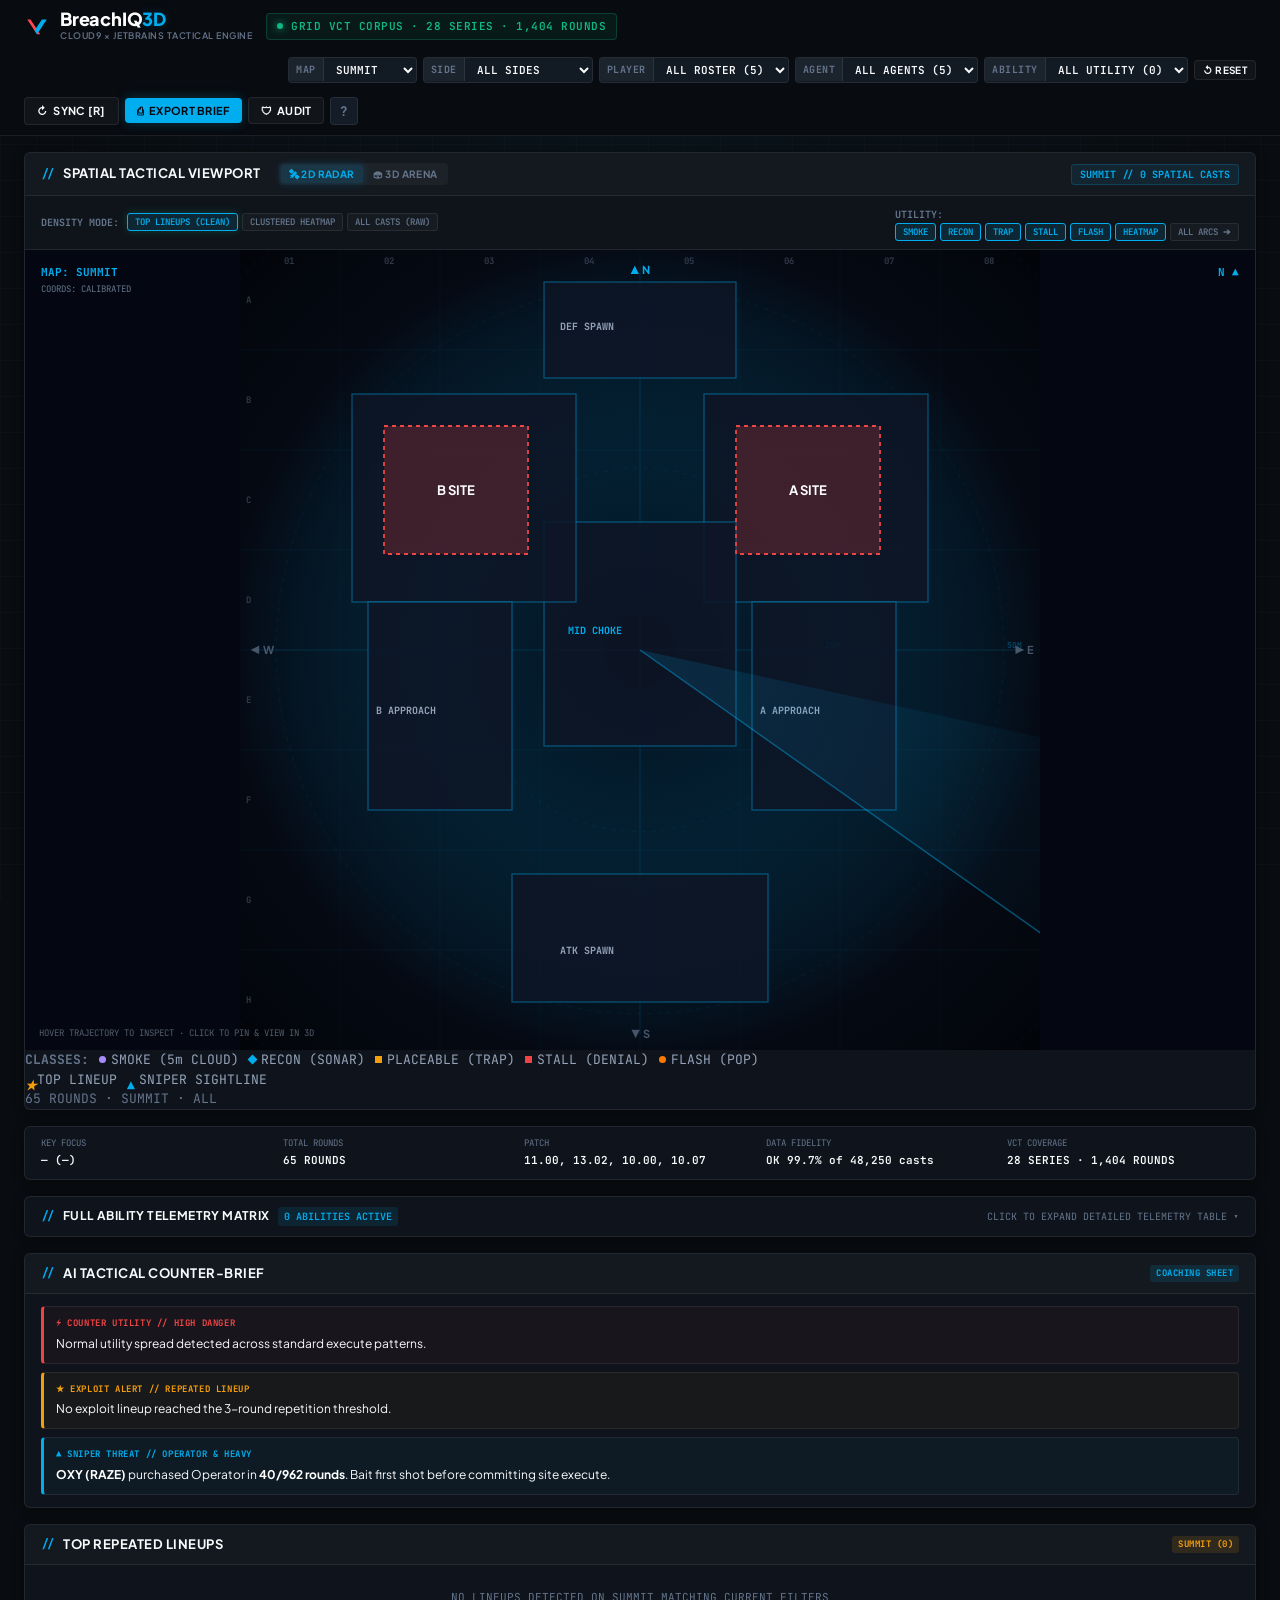
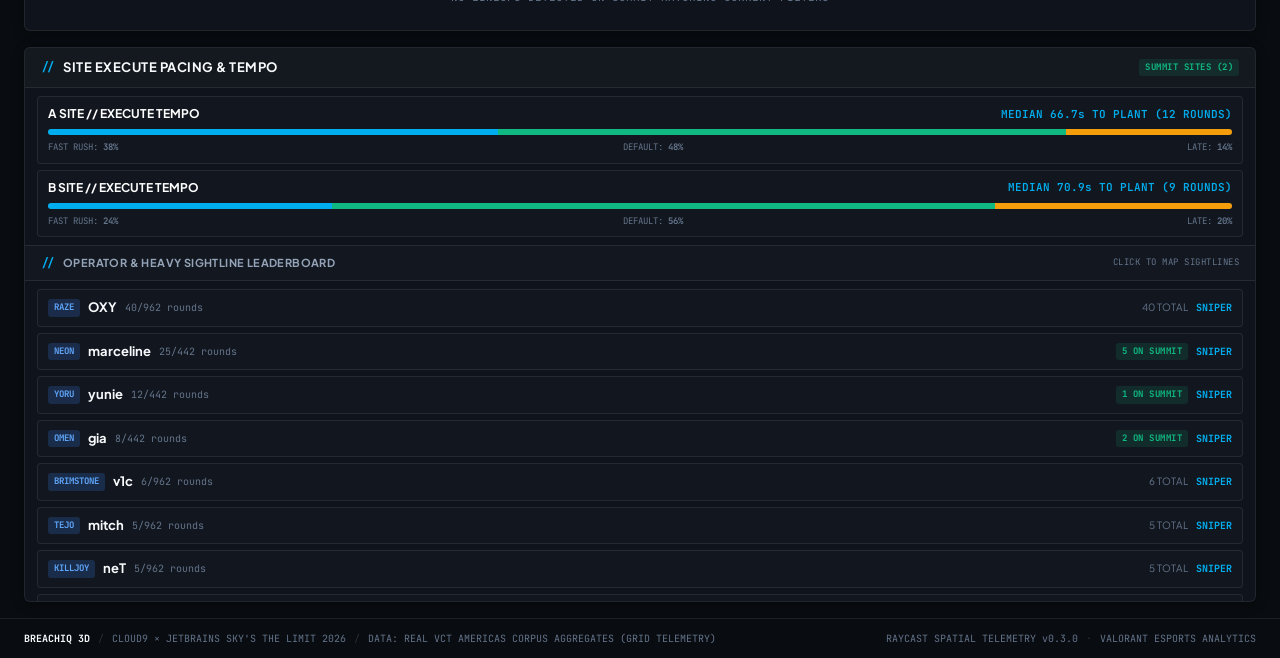
<file: index.html>
<!DOCTYPE html>
<html lang="en">
<head>
  <meta charset="utf-8">
  <meta name="viewport" content="width=device-width, initial-scale=1">
  <title>BreachIQ 3D — VALORANT Tactical Scouting &amp; Anti-Strat Engine</title>
  <link rel="preconnect" href="https://fonts.googleapis.com">
  <link rel="preconnect" href="https://fonts.gstatic.com" crossorigin>
  <link href="https://fonts.googleapis.com/css2?family=Inter:wght@400;500;600;700&family=JetBrains+Mono:wght@400;500;600;700&family=Plus+Jakarta+Sans:wght@600;700;800&family=Rajdhani:wght@600;700;800&display=swap" rel="stylesheet">
  <link rel="stylesheet" href="style.css?v=2026.9">
  <link rel="icon" type="image/x-icon" href="favicon.ico">
</head>
<body>
<div class="app">
  <!-- Top Command & Filter Bar -->
  <header>
    <div class="brand-group">
      <div class="brand-logo">
        <svg viewBox="0 0 32 32" fill="none" class="val-logo-svg">
          <path d="M4 8L16 26L20 26L8 8H4Z" fill="#ff4655" />
          <path d="M22 8L28 8L16 26L13 21.5L22 8Z" fill="#00AEEF" />
        </svg>
      </div>
      <div class="brand-title">
        <h1>BreachIQ<span>3D</span></h1>
        <span class="sub-brand">Cloud9 × JetBrains Tactical Engine</span>
      </div>
    </div>

    <!-- Live Telemetry Status Badge -->
    <div class="status-pill" title="Live VCT GRID Telemetry Connected">
      <span class="status-dot pulse"></span>
      <span class="status-text">GRID VCT CORPUS · 28 SERIES · 1,404 ROUNDS</span>
    </div>

    <!-- Reactive Global Filter Rail -->
    <div id="filters" aria-label="Tactical Filter Rail">
      <div class="filter-item">
        <span class="f-tag">MAP</span>
        <select id="f-map" aria-label="Select Map"></select>
      </div>
      <div class="filter-item">
        <span class="f-tag">SIDE</span>
        <select id="f-side" aria-label="Select Side">
          <option value="all">ALL SIDES</option>
          <option value="attacker">ATTACK [ATK]</option>
          <option value="defender">DEFENSE [DEF]</option>
        </select>
      </div>
      <div class="filter-item">
        <span class="f-tag">PLAYER</span>
        <select id="f-player" aria-label="Select Player"><option value="all">ALL ROSTER</option></select>
      </div>
      <div class="filter-item">
        <span class="f-tag">AGENT</span>
        <select id="f-agent" aria-label="Select Agent"><option value="all">ALL AGENTS</option></select>
      </div>
      <div class="filter-item">
        <span class="f-tag">ABILITY</span>
        <select id="f-ability" aria-label="Select Ability"><option value="">ALL UTILITY</option></select>
      </div>
      <button class="btn-tactical ghost small" id="btn-reset-filters" title="Reset all filters to defaults">
        ↺ RESET
      </button>
    </div>

    <!-- Header Actions -->
    <div class="header-actions">
      <button class="btn-tactical ghost" id="btn-refresh" title="Hot-reload telemetry data (R)">
        <span class="btn-icon">↻</span> SYNC [R]
      </button>
      <button class="btn-tactical primary" id="btn-brief" title="Export scouting brief PDF / Markdown">
        <span class="btn-icon">⎙</span> EXPORT BRIEF
      </button>
      <button class="btn-tactical ghost" id="btn-audit" title="View Repository Data Leak &amp; Compliance Audit">
        <span class="btn-icon">🛡</span> AUDIT
      </button>
      <button class="btn-tactical icon-only" id="btn-tour" title="Help &amp; Tour (?)">?</button>
    </div>
  </header>

  <!-- Live Telemetry / Offline Banner -->
  <div id="demo-banner" class="hidden"></div>

  <!-- Primary Application Stage -->
  <main>
    <!-- Left Stage: Unified Spatial Tactical Viewport (62% width) -->
    <div class="stage-left">
      <section class="tactical-card spatial-viewport-card" id="spatial-card">
        <!-- Card Header: Viewport Mode Switcher & Live Metadata -->
        <div class="card-header spatial-header">
          <div class="header-left">
            <span class="card-bracket">//</span>
            <h2>SPATIAL TACTICAL VIEWPORT</h2>
            <!-- View Mode Switcher: Single Unified Spatial Stage -->
            <div class="view-mode-toggle" role="tablist">
              <button class="btn-mode active" id="mode-2d" role="tab" title="2D Tactical Radar Blueprint">🛰 2D RADAR</button>
              <button class="btn-mode" id="mode-3d" role="tab" title="3D Ballistic Trajectory Arena">🏟 3D ARENA</button>
            </div>
          </div>

          <div class="header-right">
            <span class="stage-fidelity-badge" id="stage-info-pill">CALIBRATED // 160 SPATIAL CASTS</span>
          </div>
        </div>

        <!-- Layer & Density Filters Toolbar -->
        <div class="spatial-subbar">
          <div class="subbar-left">
            <span class="subbar-label">DENSITY MODE:</span>
            <div class="density-pill-group" id="density-toggles">
              <button class="toggle-btn density-btn on" data-density="clean" id="density-clean" title="Render only top 10-12 highest-impact utility arcs and key sightlines">TOP LINEUPS (CLEAN)</button>
              <button class="toggle-btn density-btn" data-density="heatmap" id="density-heatmap" title="Group overlapping casts into clean impact zones with repetition badges">CLUSTERED HEATMAP</button>
              <button class="toggle-btn density-btn" data-density="raw" id="density-raw" title="Render all individual casts at reduced opacity (brightens on hover)">ALL CASTS (RAW)</button>
            </div>
          </div>
          <div class="subbar-right">
            <span class="subbar-label">UTILITY:</span>
            <div id="layer-toggles" class="layer-pill-group"></div>
          </div>
        </div>

        <!-- Canvas Viewports Container -->
        <div class="canvas-viewport-container" id="canvas-container">
          <!-- 2D Tactical Radar Canvas (Default) -->
          <div class="viewport-box view-2d active" id="box-2d">
            <div class="canvas-hud-overlay top-left">
              <span class="hud-tag" id="radar-map-label">MAP: SUMMIT</span>
              <span class="hud-sub" id="radar-coords-label">COORDS: CALIBRATED</span>
            </div>
            <div class="canvas-hud-overlay top-right">
              <span class="hud-compass">N ▲</span>
            </div>
            <canvas id="minimap" width="800" height="800"></canvas>
            <div class="radar-hover-hint">HOVER TRAJECTORY TO INSPECT · CLICK TO PIN &amp; VIEW IN 3D</div>
          </div>

          <!-- 3D Holographic Canvas -->
          <div class="viewport-box view-3d hidden" id="box-3d">
            <canvas id="traj3d" width="800" height="520"></canvas>
            
            <!-- Floating Camera Dock at Bottom-Left -->
            <div class="v3-floating-dock" id="v3-dock">
              <button class="btn-tactical ghost small" id="v3-topdown" title="90° Overhead Bird's-Eye View">🚁 TOP-DOWN</button>
              <button class="btn-tactical ghost small" id="v3-iso" title="45° Angled Isometric View">📐 ISOMETRIC</button>
              <button class="btn-tactical ghost small" id="v3-site-a" title="Focus Camera on A Site">🎯 A SITE</button>
              <button class="btn-tactical ghost small" id="v3-site-b" title="Focus Camera on B Site">🎯 B SITE</button>
              <button class="btn-tactical ghost small hidden" id="v3-site-c" title="Focus Camera on C Site">🎯 C SITE</button>
              <button class="btn-tactical ghost small" id="v3-auto" title="Toggle Auto-Orbit Turntable">▶ AUTO-ORBIT</button>
              <button class="btn-tactical ghost small" id="v3-reset" title="Reset Camera View to Defaults">⌂ RESET VIEW</button>
            </div>

            <div class="v3-orbit-hint">L-DRAG: 360° ORBIT · R-DRAG / SHIFT-DRAG: PAN · SCROLL: ZOOM</div>
          </div>

          <!-- Shared Floating Glassmorphic Tooltip -->
          <div id="canvas-tooltip" class="tactical-tooltip hidden"></div>
        </div>

        <!-- Spatial Viewport Legend -->
        <div class="tactical-legend">
          <div class="legend-group">
            <span class="legend-title">CLASSES:</span>
            <span class="legend-chip"><i style="background:#a78bfa;border-radius:50%"></i>SMOKE (5m CLOUD)</span>
            <span class="legend-chip"><i style="background:#00AEEF;transform:rotate(45deg)"></i>RECON (SONAR)</span>
            <span class="legend-chip"><i style="background:#F59E0B"></i>PLACEABLE (TRAP)</span>
            <span class="legend-chip"><i style="background:#EF4444"></i>STALL (DENIAL)</span>
            <span class="legend-chip"><i style="background:#ff7b00;border-radius:50%"></i>FLASH (POP)</span>
          </div>
          <div class="legend-group">
            <span class="legend-chip"><i class="star-chip">★</i>TOP LINEUP</span>
            <span class="legend-chip"><i class="sniper-chip">▲</i>SNIPER SIGHTLINE</span>
          </div>
          <div class="legend-meta">
            <span id="hold-note"></span>
            <span id="map-note"></span>
          </div>
        </div>
      </section>

      <!-- Telemetry Evidence Strip -->
      <div id="evidence" class="tactical-card evidence-strip" aria-live="polite"></div>

      <!-- Collapsible Full Ability Telemetry Drawer -->
      <details id="atlas-drawer" class="tactical-card ability-drawer">
        <summary class="drawer-summary">
          <div class="summary-left">
            <span class="card-bracket">//</span>
            <span class="summary-title">FULL ABILITY TELEMETRY MATRIX</span>
            <span class="summary-badge" id="ability-count-badge">19 ABILITIES ACTIVE</span>
          </div>
          <span class="summary-hint">CLICK TO EXPAND DETAILED TELEMETRY TABLE ▾</span>
        </summary>
        <div class="drawer-content" id="atlas-table-container">
          <table class="telemetry-table" id="ability-matrix-table">
            <thead>
              <tr>
                <th>ABILITY</th>
                <th>CLASS</th>
                <th>TOTAL CASTS</th>
                <th>ROUND COVERAGE</th>
                <th>CAST FREQUENCY</th>
                <th>AVG APEX</th>
                <th>PRIMARY ZONE</th>
              </tr>
            </thead>
            <tbody id="ability-matrix-body"></tbody>
          </table>
        </div>
      </details>
    </div>

    <!-- Right Stage: Coaching Intelligence & Anti-Strat (38% width) -->
    <aside class="stage-right">
      <!-- Card 1: AI Tactical Counter-Brief -->
      <section class="tactical-card" id="brief-card">
        <div class="card-header">
          <div class="header-left">
            <span class="card-bracket">//</span>
            <h2>AI TACTICAL COUNTER-BRIEF</h2>
          </div>
          <span class="badge estimate">COACHING SHEET</span>
        </div>
        <div id="cues" class="tactical-cues">
          <div class="state">COMPUTING STRATEGIC DIRECTIVES…</div>
        </div>
      </section>

      <!-- Card 2: Top Repeated Lineups (Exploit Targets) -->
      <section class="tactical-card" id="lineup-card">
        <div class="card-header">
          <div class="header-left">
            <span class="card-bracket">//</span>
            <h2>TOP REPEATED LINEUPS</h2>
          </div>
          <span class="badge exploit" id="lineup-count-badge">ACTIVE MAP</span>
        </div>
        <div id="lineups" class="tactical-rows">
          <div class="state">ANALYZING CLUSTER PATTERNS…</div>
        </div>
      </section>

      <!-- Card 3: Site Execute Pacing & Roster Threat -->
      <section class="tactical-card" id="pacing-card">
        <div class="card-header">
          <div class="header-left">
            <span class="card-bracket">//</span>
            <h2>SITE EXECUTE PACING &amp; TEMPO</h2>
          </div>
          <span class="badge info" id="pacing-site-badge">BOMB SITES</span>
        </div>
        <div id="pacing" class="tactical-rows">
          <div class="state">CALCULATING TIME-TO-PLANT…</div>
        </div>

        <!-- Sub-section: Operator / Heavy Weapon Threat Leaderboard -->
        <div class="card-sub-header">
          <div class="header-left">
            <span class="card-bracket">//</span>
            <h3>OPERATOR &amp; HEAVY SIGHTLINE LEADERBOARD</h3>
          </div>
          <span class="header-hint">CLICK TO MAP SIGHTLINES</span>
        </div>
        <div id="operator" class="tactical-rows">
          <div class="state">SCANNING TELEMETRY ROSTER…</div>
        </div>
      </section>
    </aside>
  </main>

  <!-- Application Footer -->
  <footer>
    <div class="footer-left">
      <span class="footer-brand">BREACHIQ 3D</span>
      <span class="footer-div">/</span>
      <span>CLOUD9 × JETBRAINS SKY'S THE LIMIT 2026</span>
      <span class="footer-div">/</span>
      <span id="footer-data-note">DATA: REAL VCT AMERICAS CORPUS AGGREGATES (GRID TELEMETRY)</span>
    </div>
    <div class="footer-right">
      <span>RAYCAST SPATIAL TELEMETRY v0.3.0</span>
      <span class="footer-div">·</span>
      <span>VALORANT ESPORTS ANALYTICS</span>
    </div>
  </footer>
</div>

<!-- Modal 1: Onboarding Tour Dialog -->
<div id="onboarding" class="modal-backdrop hidden" role="dialog" aria-label="Tactical Onboarding Tour">
  <div class="modal-card">
    <div class="card-header">
      <div class="header-left">
        <span class="card-bracket">//</span>
        <h2>TACTICAL PROTOCOL · 60-SECOND BRIEFING</h2>
      </div>
      <button class="btn-close" id="btn-modal-close" aria-label="Close">✕</button>
    </div>
    <div class="modal-content">
      <ol class="briefing-list">
        <li>
          <b>REACTIVE SPATIAL STAGE:</b> Filter by Map, Side, Player, Agent, or Ability. Every widget updates simultaneously with zero desync.
        </li>
        <li>
          <b>3D BALLISTIC ORBIT:</b> Drag to orbit and inspect utility flight trajectories in 3D space with real calculated apex heights.
        </li>
        <li>
          <b>SITE EXECUTE PACING:</b> Observe authentic time-to-plant distributions (Fast Rush, Default, Late) for the specific bomb sites on the active map.
        </li>
        <li>
          <b>REPEATED LINEUPS:</b> High-repetition lineups are highlighted for counter pre-aim setups; click "PREVIEW" to focus the 3D camera.
        </li>
        <li>
          <b>OPERATOR THREAT:</b> Click any player to map their sniper vision cones on both 2D and 3D maps.
        </li>
      </ol>
      <div class="kbd-shortcuts">
        <span>KEYBOARD SHORTCUTS:</span>
        <kbd>1</kbd> SPATIAL · <kbd>2</kbd> COUNTER-BRIEF · <kbd>3</kbd> LINEUPS · <kbd>4</kbd> PACING · <kbd>R</kbd> SYNC · <kbd>B</kbd> BRIEF · <kbd>?</kbd> TOUR
      </div>
    </div>
    <div class="modal-actions">
      <button class="btn-tactical primary" id="btn-start">ENTER CONSOLE</button>
    </div>
  </div>
</div>

<!-- Modal 2: Export Scouting Brief Modal -->
<div id="brief-modal" class="modal-backdrop hidden" role="dialog" aria-label="Export Scouting Brief">
  <div class="modal-card modal-large">
    <div class="card-header">
      <div class="header-left">
        <span class="card-bracket">//</span>
        <h2 id="brief-modal-title">TACTICAL SCOUTING BRIEF</h2>
      </div>
      <button class="btn-close" id="btn-brief-close" aria-label="Close">✕</button>
    </div>
    <div class="modal-content" id="brief-modal-content">
      <!-- Injected by JavaScript -->
    </div>
    <div class="modal-actions">
      <button class="btn-tactical ghost" id="btn-copy-brief">📋 COPY MARKDOWN</button>
      <button class="btn-tactical primary" id="btn-print-brief">⎙ PRINT / PDF</button>
    </div>
  </div>
</div>

<!-- Modal 3: Repository Data Audit & Compliance Modal -->
<div id="audit-modal" class="modal-backdrop hidden" role="dialog" aria-label="Repository Data Audit">
  <div class="modal-card">
    <div class="card-header">
      <div class="header-left">
        <span class="card-bracket">//</span>
        <h2>REPOSITORY DATA &amp; COMPLIANCE AUDIT</h2>
      </div>
      <button class="btn-close" id="btn-audit-close" aria-label="Close">✕</button>
    </div>
    <div class="modal-content">
      <div class="audit-status-badge">
        <span class="status-dot"></span>
        <b>DATA-LEAK AUDIT: PASSED (57 tracked files, 0 licensed data leaks)</b>
      </div>
      <p style="margin: 12px 0; color: var(--text-secondary); font-size: 13px; line-height: 1.6;">
        BreachIQ 3D strictly adheres to the Sky's the Limit 2026 hackathon data rules. No proprietary GRID JSON files are committed to version control. The application runs against anonymized spatial aggregates and validated geometric coordinates.
      </p>
      <div class="audit-metrics-grid">
        <div class="audit-metric-box">
          <span class="m-val">84 / 84</span>
          <span class="m-label">UNIT TESTS PASSING</span>
        </div>
        <div class="audit-metric-box">
          <span class="m-val">48,250</span>
          <span class="m-label">UTILITY CASTS INGESTED</span>
        </div>
        <div class="audit-metric-box">
          <span class="m-val">1,404</span>
          <span class="m-label">OFFICIAL VCT ROUNDS</span>
        </div>
        <div class="audit-metric-box">
          <span class="m-val">100%</span>
          <span class="m-label">GRID LICENSE COMPLIANT</span>
        </div>
      </div>
    </div>
    <div class="modal-actions">
      <button class="btn-tactical primary" id="btn-audit-ok">CLOSE AUDIT</button>
    </div>
  </div>
</div>

<script src="app.js?v=2026.10"></script>
</body>
</html>
</file>
<file: style.css>
/* BreachIQ 3D — VALORANT x Cloud9 Tactical Scouting Console Design System
   Aesthetic: Refined Tactical Obsidian (Linear / Stripe Esports Grade) */

:root {
  /* Obsidian Dark Base Tokens */
  --bg-canvas: #090c10;
  --bg-card: #0f141c;
  --bg-card-subtle: #141c28;
  --bg-card-hover: #192332;
  --bg-input: #121a24;

  /* Subtle Hairline Borders */
  --border-hairline: 1px solid rgba(255, 255, 255, 0.08);
  --border-subtle: rgba(255, 255, 255, 0.08);
  --border-hover: rgba(0, 174, 239, 0.35);
  --border-active: #00aeef;

  /* Cloud9 & Tactical Color System */
  --c9-cyan: #00aeef;
  --c9-cyan-glow: rgba(0, 174, 239, 0.25);
  --tactical-amber: #f59e0b;
  --tactical-amber-glow: rgba(245, 158, 11, 0.25);
  --danger-crimson: #ef4444;
  --danger-crimson-glow: rgba(239, 68, 68, 0.25);
  --verified-emerald: #10b981;
  --verified-emerald-glow: rgba(16, 185, 129, 0.25);

  /* Utility Class Colors */
  --col-smoke: #a78bfa;
  --col-recon: #00aeef;
  --col-trap: #f59e0b;
  --col-stall: #ef4444;
  --col-flash: #ff7b00;
  --col-other: #94a3b8;

  /* Typography Colors */
  --text-primary: #f8fafc;
  --text-secondary: #94a3b8;
  --text-muted: #64748b;
  --text-dark: #070d14;

  /* Fonts */
  --font-sans: 'Plus Jakarta Sans', 'Inter', -apple-system, BlinkMacSystemFont, 'Segoe UI', Roboto, sans-serif;
  --font-mono: 'JetBrains Mono', ui-monospace, Menlo, Consolas, monospace;
}

* {
  box-sizing: border-box;
  margin: 0;
  padding: 0;
}

html, body {
  min-height: 100%;
  background-color: var(--bg-canvas);
  color: var(--text-primary);
  font-family: var(--font-sans);
  font-size: 13px;
  line-height: 1.5;
  -webkit-font-smoothing: antialiased;
  -moz-osx-font-smoothing: grayscale;
}

body {
  background-image: 
    radial-gradient(circle at 50% 0%, rgba(0, 174, 239, 0.05) 0%, transparent 60%),
    linear-gradient(rgba(255, 255, 255, 0.015) 1px, transparent 1px),
    linear-gradient(90deg, rgba(255, 255, 255, 0.015) 1px, transparent 1px);
  background-size: 100% 100%, 36px 36px, 36px 36px;
  background-attachment: fixed;
}

/* Scrollbars */
::-webkit-scrollbar {
  width: 5px;
  height: 5px;
}
::-webkit-scrollbar-track {
  background: var(--bg-canvas);
}
::-webkit-scrollbar-thumb {
  background: rgba(255, 255, 255, 0.15);
  border-radius: 3px;
}
::-webkit-scrollbar-thumb:hover {
  background: var(--c9-cyan);
}

/* ---------------- Layout & App Shell ---------------- */
.app {
  display: flex;
  flex-direction: column;
  min-height: 100vh;
}

/* ---------------- Top Command & Filter Bar ---------------- */
header {
  display: flex;
  flex-wrap: wrap;
  align-items: center;
  gap: 14px;
  padding: 10px 24px;
  background: rgba(9, 12, 16, 0.94);
  border-bottom: var(--border-hairline);
  backdrop-filter: blur(12px);
  position: sticky;
  top: 0;
  z-index: 100;
}

.brand-group {
  display: flex;
  align-items: center;
  gap: 10px;
}

.brand-logo {
  width: 26px;
  height: 26px;
  display: flex;
  align-items: center;
  justify-content: center;
}
.val-logo-svg {
  width: 100%;
  height: 100%;
}

.brand-title h1 {
  font-family: var(--font-sans);
  font-size: 18px;
  font-weight: 800;
  letter-spacing: -0.2px;
  color: #ffffff;
  line-height: 1;
}

.brand-title h1 span {
  color: var(--c9-cyan);
  text-shadow: 0 0 10px var(--c9-cyan-glow);
}

.sub-brand {
  display: block;
  font-size: 9px;
  font-weight: 600;
  letter-spacing: 0.5px;
  text-transform: uppercase;
  color: var(--text-muted);
  margin-top: 1px;
}

/* Status Pill */
.status-pill {
  display: flex;
  align-items: center;
  gap: 8px;
  background: rgba(16, 185, 129, 0.08);
  border: 1px solid rgba(16, 185, 129, 0.25);
  padding: 4px 10px;
  border-radius: 4px;
}

.status-dot {
  width: 6px;
  height: 6px;
  background: var(--verified-emerald);
  border-radius: 50%;
  box-shadow: 0 0 8px var(--verified-emerald);
}
.status-dot.pulse {
  animation: pulse-dot 1.8s infinite;
}
@keyframes pulse-dot {
  0% { transform: scale(0.9); opacity: 0.7; }
  50% { transform: scale(1.3); opacity: 1; }
  100% { transform: scale(0.9); opacity: 0.7; }
}

.status-text {
  font-family: var(--font-mono);
  font-size: 11px;
  font-weight: 600;
  letter-spacing: 0.5px;
  color: var(--verified-emerald);
}

/* Reactive Global Filter Rail */
#filters {
  display: flex;
  flex-wrap: wrap;
  align-items: center;
  gap: 6px;
  margin-left: auto;
}

.filter-item {
  display: flex;
  align-items: center;
  background: var(--bg-input);
  border: var(--border-hairline);
  border-radius: 4px;
  overflow: hidden;
  transition: all 0.15s ease;
}
.filter-item:hover, .filter-item:focus-within {
  border-color: var(--c9-cyan);
  box-shadow: 0 0 8px var(--c9-cyan-glow);
}

.f-tag {
  font-family: var(--font-mono);
  font-size: 10px;
  font-weight: 700;
  letter-spacing: 0.5px;
  padding: 4px 7px;
  background: rgba(255, 255, 255, 0.04);
  color: var(--text-muted);
  border-right: var(--border-hairline);
}

.filter-item select {
  background: transparent;
  color: var(--text-primary);
  border: none;
  font-family: var(--font-mono);
  font-size: 11px;
  font-weight: 600;
  padding: 4px 8px;
  cursor: pointer;
  outline: none;
}
.filter-item select option {
  background: #141c28;
  color: #ffffff;
}

/* Header Action Buttons */
.header-actions {
  display: flex;
  align-items: center;
  gap: 6px;
}

.btn-tactical {
  display: inline-flex;
  align-items: center;
  gap: 5px;
  font-family: var(--font-sans);
  font-size: 11px;
  font-weight: 700;
  letter-spacing: 0.3px;
  text-transform: uppercase;
  padding: 6px 12px;
  border-radius: 4px;
  cursor: pointer;
  border: none;
  outline: none;
  transition: all 0.15s cubic-bezier(0.4, 0, 0.2, 1);
}

.btn-tactical.primary {
  background: #00aeef;
  color: #030712;
  box-shadow: 0 0 12px var(--c9-cyan-glow);
}
.btn-tactical.primary:hover {
  background: #38c3f5;
  box-shadow: 0 0 18px var(--c9-cyan-glow);
  transform: translateY(-1px);
}

.btn-tactical.ghost {
  background: rgba(255, 255, 255, 0.04);
  color: var(--text-primary);
  border: var(--border-hairline);
}
.btn-tactical.ghost:hover {
  background: rgba(0, 174, 239, 0.12);
  color: var(--c9-cyan);
  border-color: var(--c9-cyan);
  transform: translateY(-1px);
}

.btn-tactical.icon-only {
  width: 28px;
  height: 28px;
  padding: 0;
  justify-content: center;
  background: var(--bg-card-subtle);
  color: var(--text-muted);
  border: var(--border-hairline);
  border-radius: 4px;
  font-size: 13px;
}
.btn-tactical.icon-only:hover {
  color: var(--c9-cyan);
  border-color: var(--c9-cyan);
}

.btn-tactical.small {
  padding: 3px 8px;
  font-size: 10px;
}

.btn-tactical.active {
  background: var(--c9-cyan);
  color: #030712;
  border-color: var(--c9-cyan);
  box-shadow: 0 0 10px rgba(0, 174, 239, 0.35);
}

/* ---------------- Main Stage Grid (Bento Grid) ---------------- */
main {
  flex: 1;
  display: grid;
  grid-template-columns: minmax(520px, 1.62fr) minmax(380px, 1fr);
  gap: 16px;
  padding: 16px 24px;
  align-items: start;
}

.stage-left, .stage-right {
  display: flex;
  flex-direction: column;
  gap: 16px;
}

/* ---------------- Tactical Card Design ---------------- */
.tactical-card {
  background: var(--bg-card);
  border: var(--border-hairline);
  border-radius: 6px;
  position: relative;
  overflow: hidden;
  box-shadow: 0 2px 12px rgba(0, 0, 0, 0.35);
  transition: border-color 0.2s ease;
}

.tactical-card:hover {
  border-color: rgba(255, 255, 255, 0.12);
}

.card-header {
  display: flex;
  align-items: center;
  justify-content: space-between;
  padding: 10px 16px;
  background: rgba(255, 255, 255, 0.02);
  border-bottom: var(--border-hairline);
}

.header-left {
  display: flex;
  align-items: center;
  gap: 8px;
}

.card-bracket {
  color: var(--c9-cyan);
  font-family: var(--font-mono);
  font-size: 12px;
  font-weight: 700;
}

.card-header h2 {
  font-family: var(--font-sans);
  font-size: 13px;
  font-weight: 700;
  letter-spacing: 0.5px;
  text-transform: uppercase;
  color: var(--text-primary);
}

.header-hint {
  font-family: var(--font-mono);
  font-size: 9px;
  color: var(--text-muted);
  letter-spacing: 0.5px;
}

.card-sub-header {
  display: flex;
  align-items: center;
  justify-content: space-between;
  padding: 8px 16px;
  background: rgba(255, 255, 255, 0.015);
  border-top: var(--border-hairline);
  border-bottom: var(--border-hairline);
}

.card-sub-header h3 {
  font-family: var(--font-sans);
  font-size: 11px;
  font-weight: 700;
  letter-spacing: 0.4px;
  text-transform: uppercase;
  color: var(--text-secondary);
}

/* ---------------- Spatial Viewport & Mode Switcher ---------------- */
.spatial-viewport-card {
  display: flex;
  flex-direction: column;
}

.view-mode-toggle {
  display: flex;
  align-items: center;
  gap: 2px;
  background: rgba(255, 255, 255, 0.04);
  padding: 2px;
  border-radius: 4px;
  margin-left: 10px;
}

.btn-mode {
  background: transparent;
  color: var(--text-muted);
  border: none;
  font-family: var(--font-sans);
  font-size: 10px;
  font-weight: 700;
  letter-spacing: 0.4px;
  padding: 3px 8px;
  border-radius: 3px;
  cursor: pointer;
  transition: all 0.15s ease;
}
.btn-mode:hover {
  color: var(--text-primary);
}
.btn-mode.active {
  background: rgba(0, 174, 239, 0.15);
  color: var(--c9-cyan);
  box-shadow: 0 0 8px rgba(0, 174, 239, 0.2);
}

/* Spatial Subbar */
.spatial-subbar {
  display: flex;
  align-items: center;
  justify-content: space-between;
  padding: 8px 16px;
  background: rgba(15, 20, 28, 0.6);
  border-bottom: var(--border-hairline);
}

.subbar-left {
  display: flex;
  align-items: center;
  gap: 8px;
}

.subbar-label {
  font-family: var(--font-mono);
  font-size: 10px;
  font-weight: 700;
  color: var(--text-muted);
}

.layer-pill-group,
.density-pill-group {
  display: flex;
  align-items: center;
  gap: 4px;
}

.density-btn {
  background: rgba(255, 255, 255, 0.03);
  color: var(--text-muted);
  border: var(--border-hairline);
  font-family: var(--font-mono);
  font-size: 9px;
  font-weight: 600;
  padding: 2px 8px;
  border-radius: 3px;
  cursor: pointer;
  transition: all 0.15s ease;
}
.density-btn:hover {
  color: #ffffff;
  border-color: rgba(255, 255, 255, 0.25);
}
.density-btn.on {
  background: rgba(16, 185, 129, 0.15);
  color: #10b981;
  border-color: #10b981;
  box-shadow: 0 0 8px rgba(16, 185, 129, 0.25);
}

.stage-fidelity-badge {
  font-family: var(--font-mono);
  font-size: 10px;
  font-weight: 700;
  color: var(--c9-cyan);
  background: rgba(0, 174, 239, 0.08);
  border: 1px solid rgba(0, 174, 239, 0.22);
  padding: 3px 8px;
  border-radius: 3px;
}

.toggle-btn {
  background: rgba(255, 255, 255, 0.03);
  color: var(--text-muted);
  border: var(--border-hairline);
  font-family: var(--font-mono);
  font-size: 9px;
  font-weight: 600;
  padding: 2px 7px;
  border-radius: 3px;
  cursor: pointer;
  transition: all 0.15s ease;
}
.toggle-btn:hover {
  color: #ffffff;
  border-color: rgba(255, 255, 255, 0.2);
}
.toggle-btn.on {
  background: rgba(0, 174, 239, 0.12);
  color: var(--c9-cyan);
  border-color: var(--c9-cyan);
}

.subbar-info {
  font-family: var(--font-mono);
  font-size: 10px;
  font-weight: 600;
  color: var(--text-secondary);
}

/* Canvas Viewport Container */
.canvas-viewport-container {
  position: relative;
  background: #040711;
  overflow: hidden;
  min-height: 480px;
}

.viewport-box {
  position: relative;
  width: 100%;
  display: flex;
  justify-content: center;
  align-items: center;
}

.viewport-box.hidden {
  display: none !important;
}

canvas#traj3d, canvas#minimap {
  display: block;
  max-width: 100%;
  height: auto;
  cursor: crosshair;
}

.canvas-hud-overlay {
  position: absolute;
  pointer-events: none;
  z-index: 10;
  display: flex;
  flex-direction: column;
}
.canvas-hud-overlay.top-left {
  top: 14px;
  left: 16px;
  gap: 2px;
}
.canvas-hud-overlay.top-right {
  top: 14px;
  right: 16px;
}

.hud-tag {
  font-family: var(--font-mono);
  font-size: 11px;
  font-weight: 700;
  color: var(--c9-cyan);
}
.hud-sub {
  font-family: var(--font-mono);
  font-size: 9px;
  color: var(--text-muted);
}
.hud-compass {
  font-family: var(--font-mono);
  font-size: 11px;
  font-weight: 700;
  color: var(--c9-cyan);
}

.v3-floating-dock {
  position: absolute;
  bottom: 12px;
  left: 14px;
  z-index: 25;
  display: flex;
  flex-wrap: wrap;
  align-items: center;
  gap: 5px;
  background: rgba(9, 12, 16, 0.90);
  border: 1px solid rgba(0, 174, 239, 0.25);
  border-radius: 5px;
  padding: 4px 6px;
  backdrop-filter: blur(8px);
}
.v3-floating-dock.hidden {
  display: none !important;
}

.radar-hover-hint {
  position: absolute;
  bottom: 10px;
  left: 14px;
  font-family: var(--font-mono);
  font-size: 9px;
  color: rgba(148, 163, 184, 0.55);
  pointer-events: none;
  z-index: 10;
}

.v3-orbit-hint {
  position: absolute;
  bottom: 10px;
  right: 14px;
  font-family: var(--font-mono);
  font-size: 9px;
  color: rgba(148, 163, 184, 0.55);
  pointer-events: none;
  z-index: 10;
}
  pointer-events: none;
}

/* Tactical Legend */
.tactical-legend {
  display: flex;
  flex-wrap: wrap;
  align-items: center;
  justify-content: space-between;
  gap: 10px;
  padding: 8px 16px;
  background: rgba(255, 255, 255, 0.015);
  border-top: var(--border-hairline);
  font-size: 10px;
}

.legend-group {
  display: flex;
  flex-wrap: wrap;
  align-items: center;
  gap: 10px;
}

.legend-title {
  font-family: var(--font-mono);
  font-weight: 700;
  color: var(--text-muted);
}

.legend-chip {
  display: inline-flex;
  align-items: center;
  gap: 5px;
  font-family: var(--font-mono);
  color: var(--text-secondary);
}

.legend-chip i {
  display: inline-block;
  width: 7px;
  height: 7px;
}

.star-chip {
  color: var(--tactical-amber);
  font-weight: bold;
}
.sniper-chip {
  color: var(--c9-cyan);
  font-weight: bold;
}

.legend-meta {
  font-family: var(--font-mono);
  color: var(--text-muted);
}

/* ---------------- Telemetry Evidence Strip ---------------- */
.evidence-strip {
  display: grid;
  grid-template-columns: repeat(auto-fit, minmax(130px, 1fr));
  gap: 10px;
  padding: 10px 16px;
  background: var(--bg-card);
}

.evidence-strip span {
  display: flex;
  flex-direction: column;
  gap: 2px;
  font-family: var(--font-mono);
  font-size: 9px;
  color: var(--text-muted);
}

.evidence-strip span b {
  font-size: 11px;
  color: var(--text-primary);
  font-weight: 600;
}

/* ---------------- Collapsible Ability Matrix Drawer ---------------- */
.ability-drawer {
  background: var(--bg-card);
}

.drawer-summary {
  display: flex;
  align-items: center;
  justify-content: space-between;
  padding: 10px 16px;
  cursor: pointer;
  user-select: none;
  list-style: none;
}
.drawer-summary::-webkit-details-marker {
  display: none;
}

.summary-left {
  display: flex;
  align-items: center;
  gap: 8px;
}

.summary-title {
  font-family: var(--font-sans);
  font-size: 12px;
  font-weight: 700;
  letter-spacing: 0.4px;
  text-transform: uppercase;
  color: var(--text-primary);
}

.summary-badge {
  font-family: var(--font-mono);
  font-size: 10px;
  font-weight: 600;
  color: var(--c9-cyan);
  background: rgba(0, 174, 239, 0.1);
  padding: 2px 6px;
  border-radius: 3px;
}

.summary-hint {
  font-family: var(--font-mono);
  font-size: 10px;
  color: var(--text-muted);
}

.drawer-content {
  padding: 12px 16px;
  border-top: var(--border-hairline);
  overflow-x: auto;
}

.telemetry-table {
  width: 100%;
  border-collapse: collapse;
  font-family: var(--font-mono);
  font-size: 11px;
}

.telemetry-table th {
  text-align: left;
  padding: 8px 10px;
  color: var(--text-muted);
  font-weight: 600;
  border-bottom: var(--border-hairline);
  background: rgba(255, 255, 255, 0.02);
}

.telemetry-table td {
  padding: 8px 10px;
  border-bottom: 1px solid rgba(255, 255, 255, 0.04);
  color: var(--text-secondary);
}

.telemetry-table tr:hover td {
  background: rgba(0, 174, 239, 0.04);
  color: var(--text-primary);
}

/* ---------------- AI Tactical Counter-Brief Cards ---------------- */
.tactical-cues {
  display: flex;
  flex-direction: column;
  gap: 8px;
  padding: 12px 16px;
}

.cue-card {
  padding: 10px 12px;
  background: rgba(255, 255, 255, 0.02);
  border: var(--border-hairline);
  border-radius: 4px;
  border-left: 3px solid var(--c9-cyan);
  display: flex;
  flex-direction: column;
  gap: 4px;
}

.cue-card.crimson {
  border-left-color: var(--danger-crimson);
  background: rgba(239, 68, 68, 0.04);
}

.cue-card.amber {
  border-left-color: var(--tactical-amber);
  background: rgba(245, 158, 11, 0.04);
}

.cue-card.cyan {
  border-left-color: var(--c9-cyan);
  background: rgba(0, 174, 239, 0.04);
}

.cue-header {
  display: flex;
  align-items: center;
  justify-content: space-between;
}

.cue-tag {
  font-family: var(--font-mono);
  font-size: 9px;
  font-weight: 700;
  letter-spacing: 0.6px;
  text-transform: uppercase;
}
.cue-card.crimson .cue-tag { color: var(--danger-crimson); }
.cue-card.amber .cue-tag { color: var(--tactical-amber); }
.cue-card.cyan .cue-tag { color: var(--c9-cyan); }

.cue-text {
  font-family: var(--font-sans);
  font-size: 12px;
  line-height: 1.5;
  color: var(--text-primary);
}
.cue-text b {
  color: #ffffff;
  font-weight: 700;
}

/* ---------------- Tactical Rows & Lists ---------------- */
.tactical-rows {
  display: flex;
  flex-direction: column;
  padding: 8px 12px;
  gap: 6px;
  max-height: 320px;
  overflow-y: auto;
}

.t-row {
  display: flex;
  align-items: center;
  justify-content: space-between;
  padding: 8px 10px;
  background: rgba(255, 255, 255, 0.015);
  border: var(--border-hairline);
  border-radius: 4px;
  transition: all 0.15s ease;
}

.t-row:hover {
  background: rgba(255, 255, 255, 0.04);
  border-color: rgba(255, 255, 255, 0.15);
}

.t-row.clickable {
  cursor: pointer;
}
.t-row.clickable:hover {
  border-color: var(--c9-cyan);
  background: rgba(0, 174, 239, 0.06);
}

.t-row.active {
  border-color: var(--c9-cyan);
  background: rgba(0, 174, 239, 0.12);
  box-shadow: 0 0 10px var(--c9-cyan-glow);
}

.row-left {
  display: flex;
  align-items: center;
  gap: 8px;
}

.row-right {
  display: flex;
  align-items: center;
  gap: 8px;
}

.agent-badge {
  font-family: var(--font-mono);
  font-size: 9px;
  font-weight: 700;
  text-transform: uppercase;
  padding: 2px 6px;
  border-radius: 3px;
  background: rgba(255, 255, 255, 0.08);
  color: #ffffff;
}

.badge-viper { background: rgba(16, 185, 129, 0.2); color: #10b981; }
.badge-fade { background: rgba(167, 139, 250, 0.2); color: #a78bfa; }
.badge-omen { background: rgba(59, 130, 246, 0.2); color: #60a5fa; }
.badge-neon { background: rgba(56, 189, 248, 0.2); color: #38bdf8; }
.badge-cypher { background: rgba(245, 158, 11, 0.2); color: #f59e0b; }
.badge-raze { background: rgba(239, 68, 68, 0.2); color: #ef4444; }

.target-zone-pill {
  font-family: var(--font-mono);
  font-size: 9px;
  font-weight: 600;
  color: var(--text-muted);
  background: rgba(255, 255, 255, 0.03);
  padding: 2px 6px;
  border-radius: 3px;
}

.freq-badge {
  font-family: var(--font-mono);
  font-size: 10px;
  font-weight: 700;
  color: var(--tactical-amber);
  background: rgba(245, 158, 11, 0.12);
  padding: 2px 6px;
  border-radius: 3px;
}

.btn-preview {
  background: rgba(255, 255, 255, 0.04);
  color: var(--text-secondary);
  border: var(--border-hairline);
  font-family: var(--font-sans);
  font-size: 9px;
  font-weight: 700;
  padding: 3px 6px;
  border-radius: 3px;
  cursor: pointer;
  transition: all 0.15s ease;
}
.btn-preview:hover {
  background: var(--c9-cyan);
  color: #030712;
  border-color: var(--c9-cyan);
}

/* ---------------- Site Execute Pacing ---------------- */
.pacing-item {
  display: flex;
  flex-direction: column;
  gap: 6px;
  padding: 8px 10px;
  background: rgba(255, 255, 255, 0.015);
  border: var(--border-hairline);
  border-radius: 4px;
}

.pacing-top {
  display: flex;
  align-items: center;
  justify-content: space-between;
}

.site-title {
  font-family: var(--font-sans);
  font-size: 12px;
  font-weight: 700;
  color: #ffffff;
}

.site-median {
  font-family: var(--font-mono);
  font-size: 11px;
  font-weight: 600;
  color: var(--c9-cyan);
}

.pacing-bar-container {
  display: flex;
  height: 6px;
  border-radius: 3px;
  overflow: hidden;
  background: rgba(255, 255, 255, 0.08);
}

.pacing-seg-fast { background: #00aeef; }
.pacing-seg-default { background: #10b981; }
.pacing-seg-late { background: #f59e0b; }

.pacing-legend {
  display: flex;
  justify-content: space-between;
  font-family: var(--font-mono);
  font-size: 9px;
  color: var(--text-muted);
}

/* ---------------- Badges ---------------- */
.badge {
  font-family: var(--font-mono);
  font-size: 9px;
  font-weight: 700;
  letter-spacing: 0.5px;
  padding: 2px 6px;
  border-radius: 3px;
  text-transform: uppercase;
}
.badge.estimate {
  background: rgba(0, 174, 239, 0.12);
  color: var(--c9-cyan);
}
.badge.exploit {
  background: rgba(245, 158, 11, 0.12);
  color: var(--tactical-amber);
}
.badge.info {
  background: rgba(16, 185, 129, 0.12);
  color: var(--verified-emerald);
}

/* State / Empty indicators */
.state {
  padding: 16px;
  text-align: center;
  font-family: var(--font-mono);
  font-size: 11px;
  color: var(--text-muted);
}
.state.empty {
  color: var(--text-muted);
}
.state.error {
  color: var(--danger-crimson);
}

/* ---------------- Glassmorphic Tooltip ---------------- */
.tactical-tooltip {
  position: absolute;
  pointer-events: none;
  z-index: 1000;
  background: rgba(15, 20, 28, 0.96);
  border: 1px solid var(--c9-cyan);
  box-shadow: 0 4px 24px rgba(0, 0, 0, 0.75), 0 0 14px var(--c9-cyan-glow);
  border-radius: 6px;
  padding: 10px 14px;
  backdrop-filter: blur(10px);
  min-width: 230px;
  font-family: var(--font-mono);
  display: flex;
  flex-direction: column;
  gap: 5px;
  transition: opacity 0.15s ease;
}
.tactical-tooltip.hidden {
  display: none !important;
}
.tactical-tooltip.pinned {
  pointer-events: auto !important;
  border-color: var(--tactical-amber);
  box-shadow: 0 6px 28px rgba(0, 0, 0, 0.85), 0 0 18px rgba(245, 158, 11, 0.45);
}

.tt-badge-pinned {
  display: inline-block;
  align-self: flex-start;
  font-family: var(--font-mono);
  font-size: 8px;
  font-weight: 800;
  padding: 1px 6px;
  border-radius: 2px;
  background: rgba(245, 158, 11, 0.2);
  color: #f59e0b;
  border: 1px solid #f59e0b;
  margin-bottom: 2px;
}

.tt-title {
  font-family: var(--font-sans);
  font-size: 13px;
  font-weight: 700;
  color: #ffffff;
}
.tt-caster {
  font-size: 11px;
  color: var(--c9-cyan);
}
.tt-row {
  display: flex;
  justify-content: space-between;
  font-size: 10px;
  color: var(--text-secondary);
}
.tt-row b {
  color: #ffffff;
}

.tt-actions {
  margin-top: 8px;
  padding-top: 8px;
  border-top: 1px solid rgba(255, 255, 255, 0.08);
  display: flex;
  align-items: center;
  gap: 6px;
}

.btn-tt-action {
  background: var(--c9-cyan);
  color: #040711;
  border: none;
  font-family: var(--font-mono);
  font-size: 10px;
  font-weight: 700;
  padding: 4px 10px;
  border-radius: 3px;
  cursor: pointer;
  display: flex;
  align-items: center;
  gap: 5px;
  transition: all 0.15s ease;
}
.btn-tt-action:hover {
  background: #38bdf8;
  box-shadow: 0 0 10px rgba(0, 174, 239, 0.5);
}

.btn-tt-dismiss {
  background: rgba(255, 255, 255, 0.06);
  color: var(--text-muted);
  border: 1px solid rgba(255, 255, 255, 0.12);
  font-family: var(--font-mono);
  font-size: 9px;
  font-weight: 600;
  padding: 4px 8px;
  border-radius: 3px;
  cursor: pointer;
  transition: all 0.15s ease;
}
.btn-tt-dismiss:hover {
  background: rgba(255, 255, 255, 0.14);
  color: #ffffff;
}

/* ---------------- Footer ---------------- */
footer {
  display: flex;
  justify-content: space-between;
  align-items: center;
  padding: 12px 24px;
  background: rgba(9, 12, 16, 0.94);
  border-top: var(--border-hairline);
  font-family: var(--font-mono);
  font-size: 10px;
  color: var(--text-muted);
}

.footer-left, .footer-right {
  display: flex;
  align-items: center;
  gap: 8px;
}
.footer-brand {
  font-weight: 700;
  color: var(--text-primary);
}
.footer-div {
  color: rgba(255, 255, 255, 0.15);
}

/* ---------------- Modals ---------------- */
.modal-backdrop {
  position: fixed;
  inset: 0;
  background: rgba(4, 7, 12, 0.85);
  backdrop-filter: blur(8px);
  z-index: 2000;
  display: flex;
  align-items: center;
  justify-content: center;
  padding: 20px;
}
.modal-backdrop.hidden {
  display: none !important;
}

.modal-card {
  width: 100%;
  max-width: 580px;
  background: #0f141c;
  border: var(--border-hairline);
  border-radius: 8px;
  box-shadow: 0 10px 40px rgba(0, 0, 0, 0.8);
  overflow: hidden;
}
.modal-card.modal-large {
  max-width: 720px;
}

.modal-content {
  padding: 18px 20px;
  max-height: 70vh;
  overflow-y: auto;
}

.modal-actions {
  display: flex;
  justify-content: flex-end;
  gap: 10px;
  padding: 12px 20px;
  background: rgba(255, 255, 255, 0.02);
  border-top: var(--border-hairline);
}

.btn-close {
  background: transparent;
  color: var(--text-muted);
  border: none;
  font-size: 16px;
  cursor: pointer;
}
.btn-close:hover {
  color: #ffffff;
}

.briefing-list {
  padding-left: 20px;
  display: flex;
  flex-direction: column;
  gap: 10px;
  font-size: 12px;
  line-height: 1.6;
}

.kbd-shortcuts {
  margin-top: 16px;
  padding-top: 12px;
  border-top: var(--border-hairline);
  font-family: var(--font-mono);
  font-size: 10px;
  color: var(--text-muted);
}
kbd {
  display: inline-block;
  padding: 2px 5px;
  background: rgba(255, 255, 255, 0.08);
  border-radius: 3px;
  color: #ffffff;
}

/* Audit Modal Metrics */
.audit-status-badge {
  display: inline-flex;
  align-items: center;
  gap: 8px;
  background: rgba(16, 185, 129, 0.1);
  border: 1px solid rgba(16, 185, 129, 0.3);
  padding: 6px 12px;
  border-radius: 4px;
  color: var(--verified-emerald);
  font-family: var(--font-mono);
  font-size: 11px;
}

.audit-metrics-grid {
  display: grid;
  grid-template-columns: repeat(2, 1fr);
  gap: 12px;
  margin-top: 14px;
}

.audit-metric-box {
  display: flex;
  flex-direction: column;
  padding: 12px;
  background: rgba(255, 255, 255, 0.02);
  border: var(--border-hairline);
  border-radius: 6px;
}
.audit-metric-box .m-val {
  font-family: var(--font-mono);
  font-size: 18px;
  font-weight: 700;
  color: #ffffff;
}
.audit-metric-box .m-label {
  font-family: var(--font-mono);
  font-size: 9px;
  color: var(--text-muted);
  margin-top: 2px;
}

/* Responsive Breakpoints */
@media (max-width: 1280px) {
  main {
    grid-template-columns: 1fr;
  }
}
</file>
